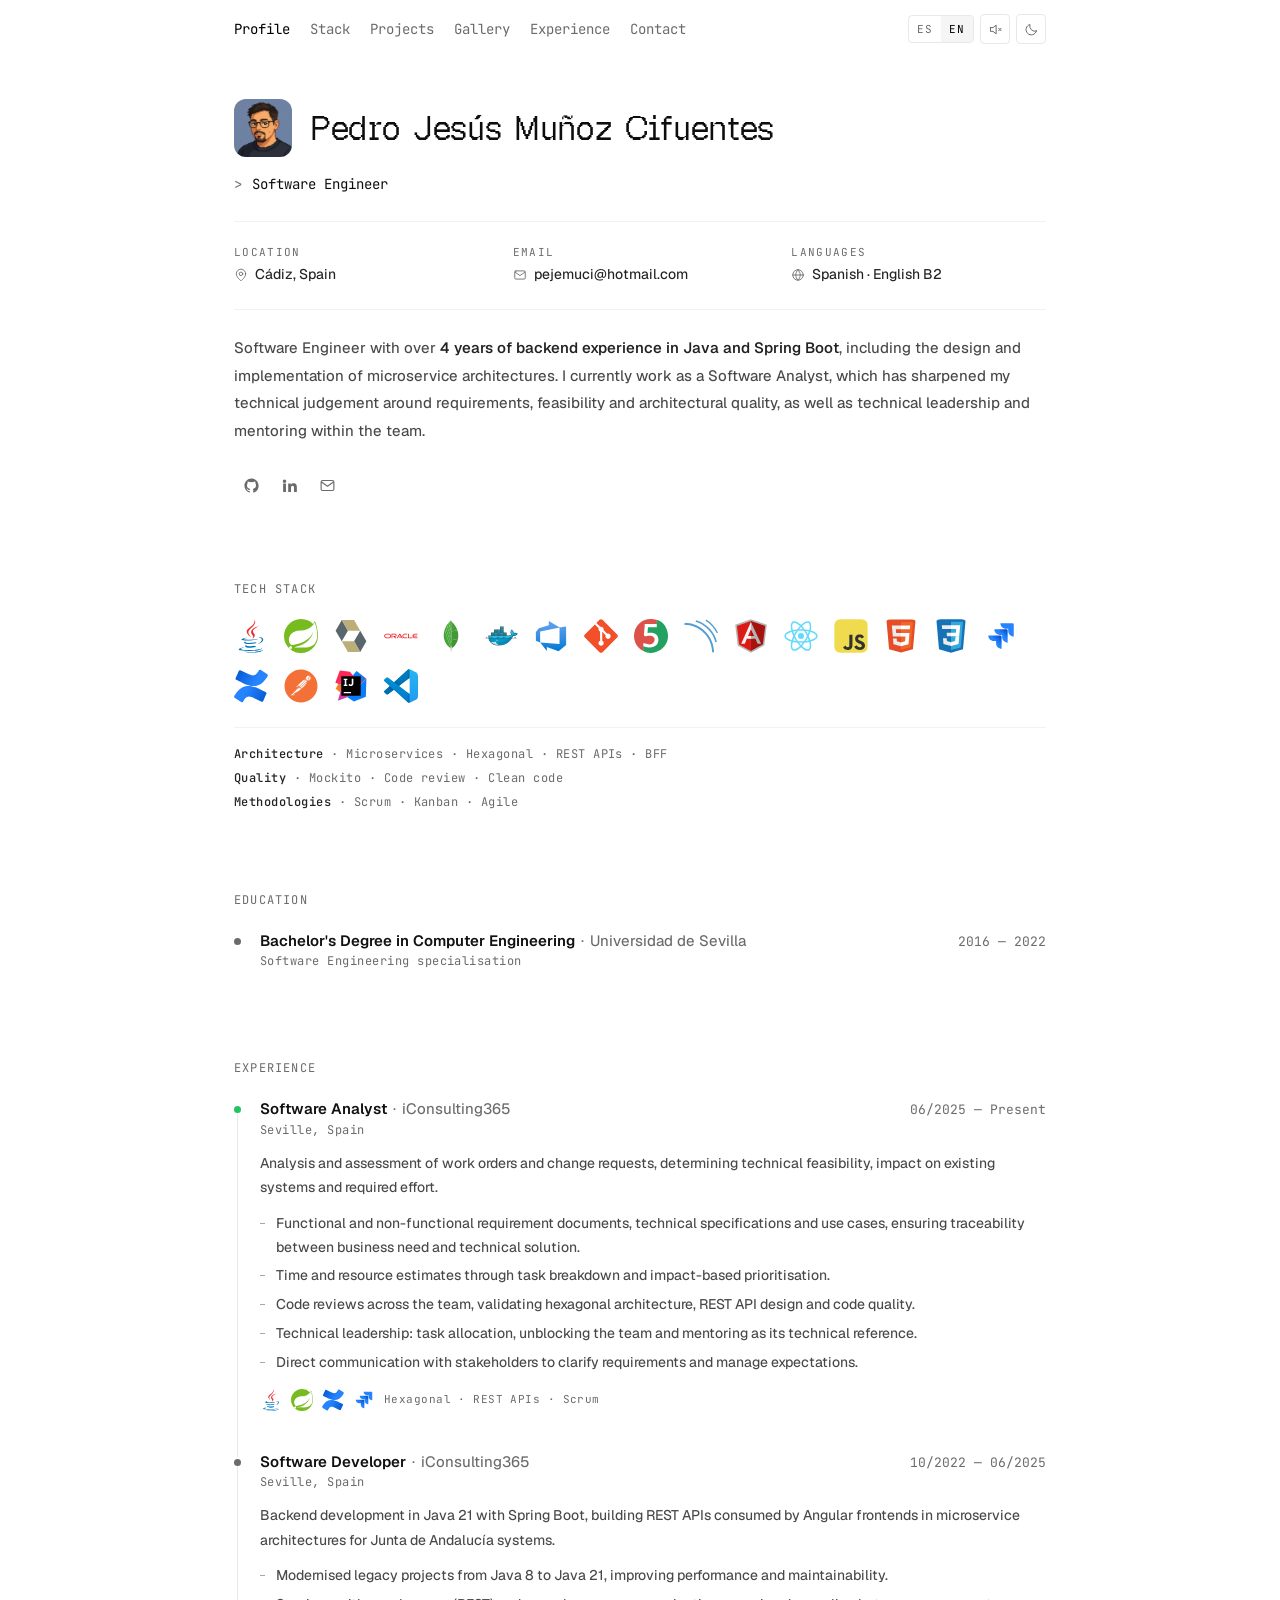
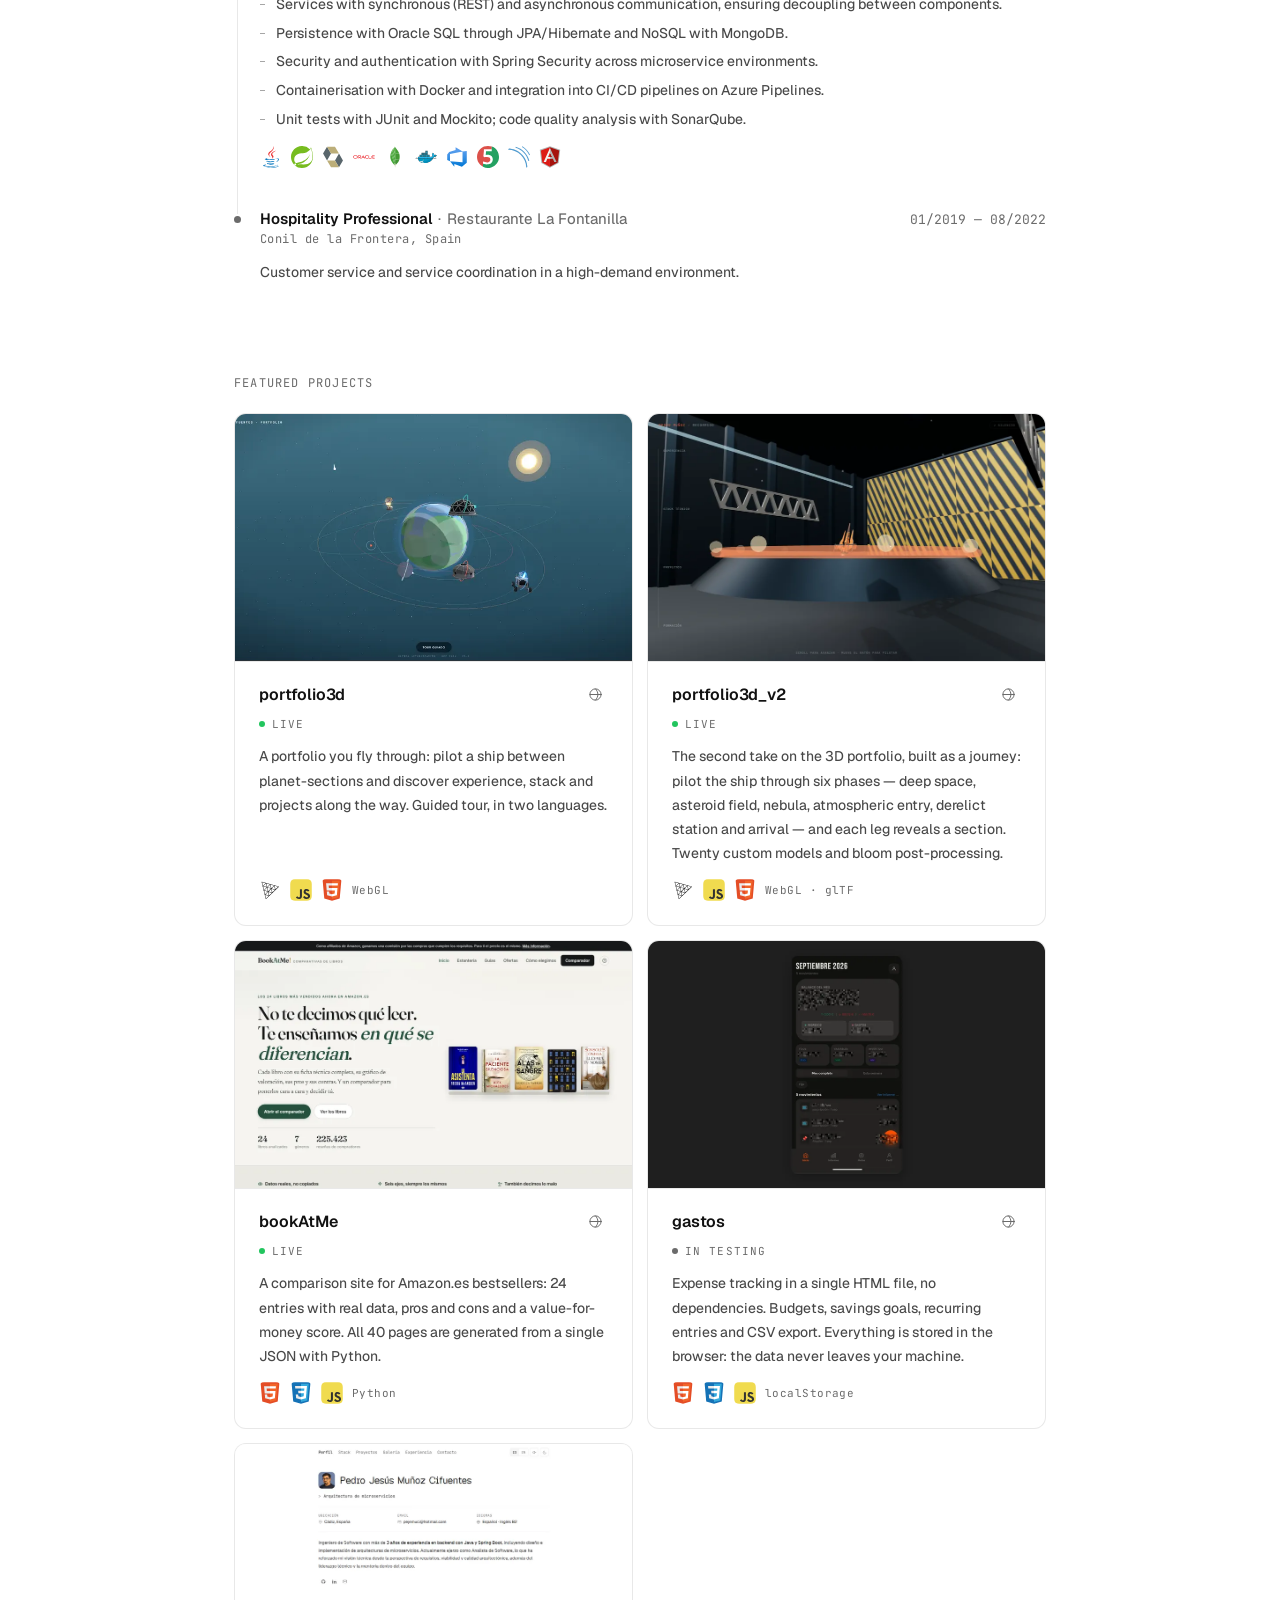
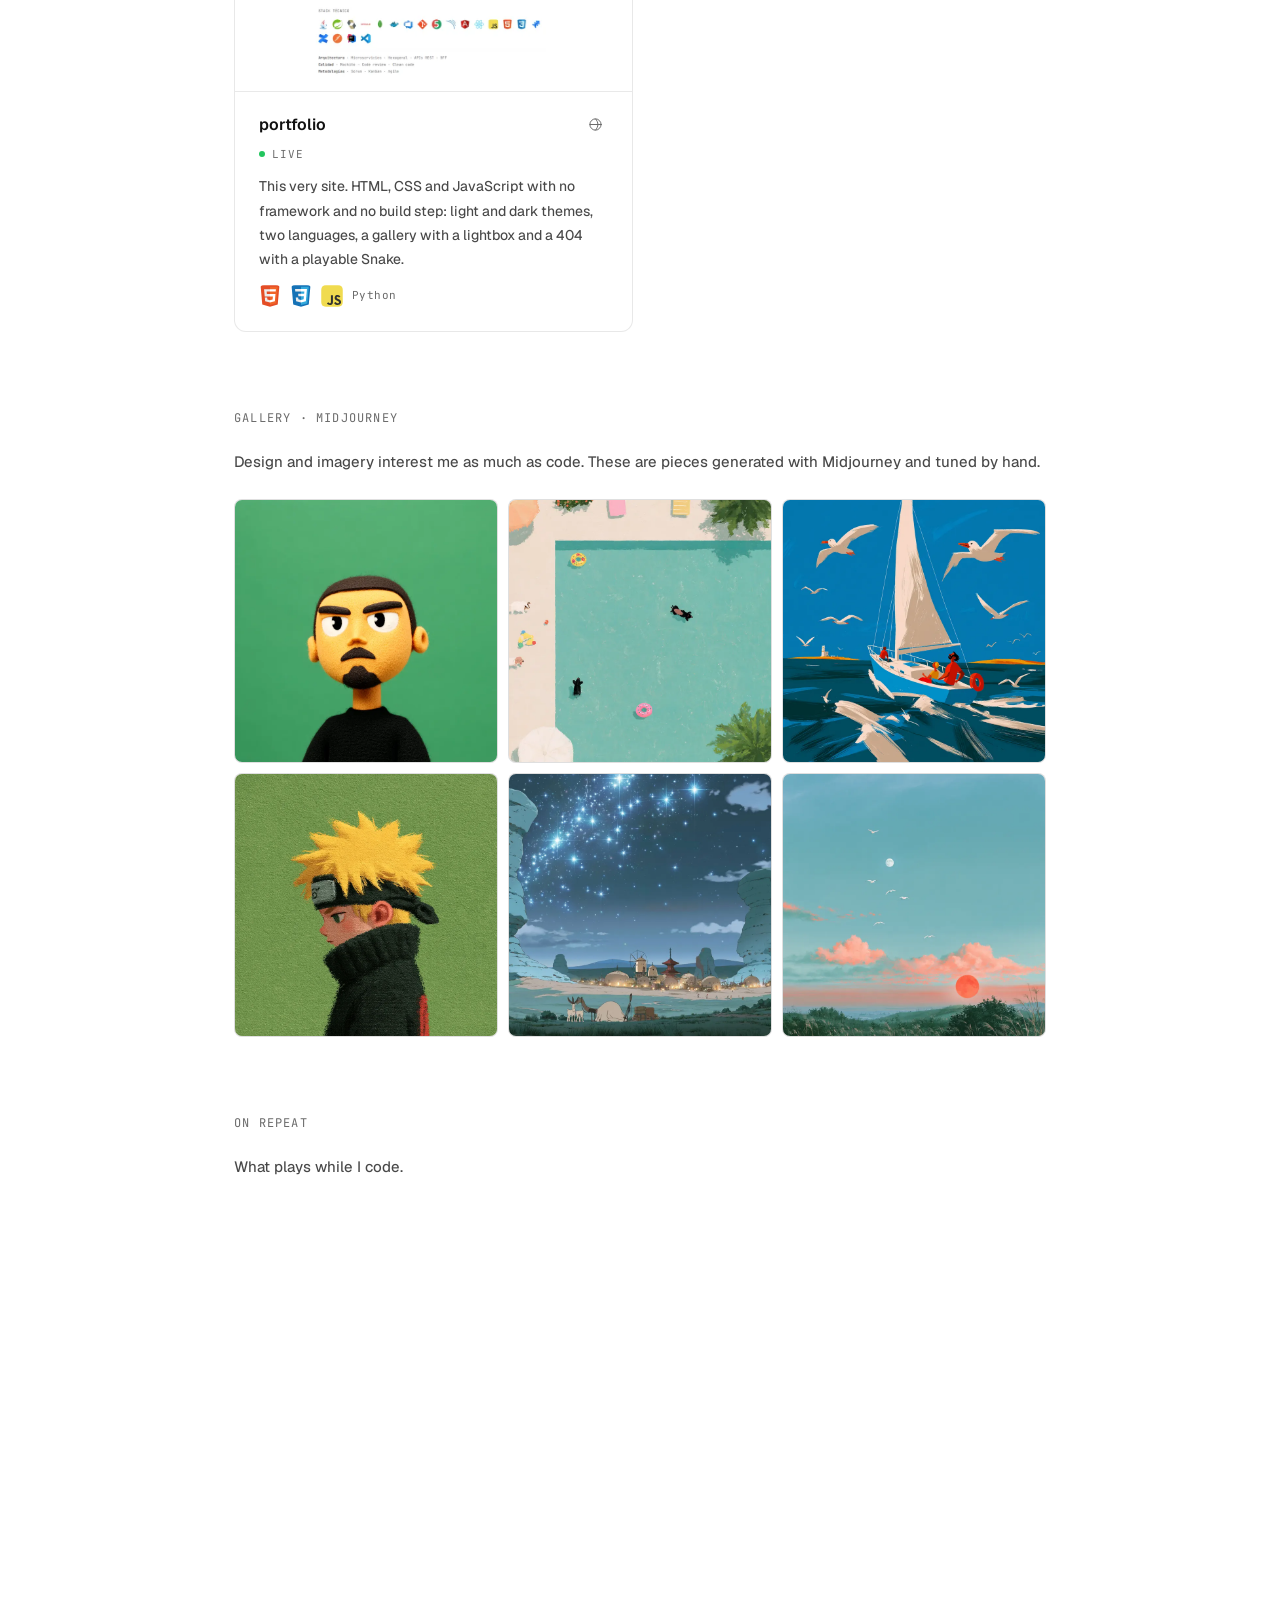
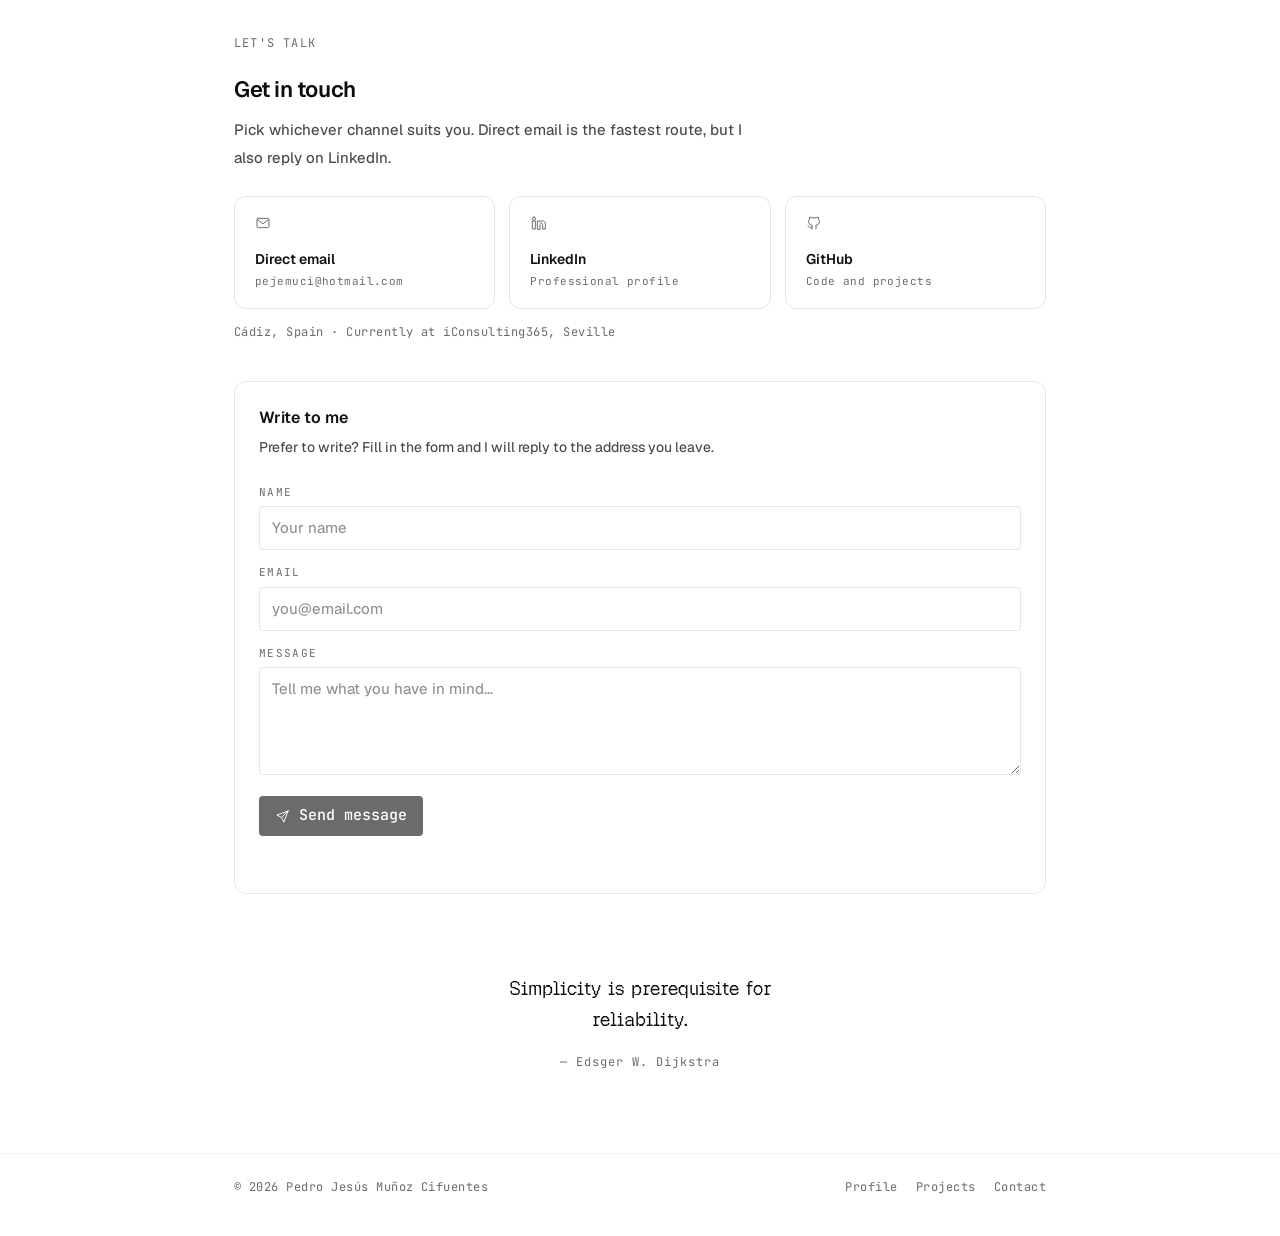
<file: index.html>
<!DOCTYPE html>
<html lang="es">

<head>
  <meta charset="UTF-8">
  <meta name="viewport" content="width=device-width, initial-scale=1.0">
  <title>Pedro Jesús Muñoz Cifuentes — Software Engineer</title>

  <meta name="description"
    content="Ingeniero de Software con 4 años de experiencia en backend con Java y Spring Boot, arquitecturas de microservicios y análisis técnico. Cádiz, España.">
  <meta name="author" content="Pedro Jesús Muñoz Cifuentes">
  <meta name="robots" content="index, follow">
  <meta name="theme-color" content="#ffffff">

  <!-- ── Redes sociales ──
       Al cambiar a dominio propio, sustituye https://pjmc.dev en las 4 líneas
       absolutas de abajo y en sitemap.xml y robots.txt. -->
  <link rel="canonical" href="https://pjmc.dev/">
  <meta property="og:type" content="profile">
  <meta property="og:site_name" content="Pedro Jesús Muñoz Cifuentes">
  <meta property="og:title" content="Pedro Jesús Muñoz Cifuentes — Software Engineer">
  <meta property="og:description"
    content="Backend con Java y Spring Boot, arquitecturas de microservicios y análisis técnico. Cádiz, España.">
  <meta property="og:locale" content="es_ES">
  <meta property="og:locale:alternate" content="en_GB">
  <meta property="og:url" content="https://pjmc.dev/">
  <meta property="og:image" content="https://pjmc.dev/images/og.jpg">
  <meta property="og:image:width" content="1200">
  <meta property="og:image:height" content="630">
  <meta property="og:image:alt" content="Pedro Jesús Muñoz Cifuentes, Software Engineer">

  <meta name="twitter:card" content="summary_large_image">
  <meta name="twitter:title" content="Pedro Jesús Muñoz Cifuentes — Software Engineer">
  <meta name="twitter:description"
    content="Backend con Java y Spring Boot, microservicios y análisis técnico.">
  <meta name="twitter:image" content="https://pjmc.dev/images/og.jpg">

  <link rel="icon" href="/favicon.ico" sizes="any">
  <link rel="icon" type="image/png" href="images/favicon-32.png" sizes="32x32">
  <link rel="apple-touch-icon" href="images/apple-touch-icon.png">

  <!-- El tema se fija antes del primer pintado para evitar el parpadeo blanco -->
  <script>
    (function () {
      try {
        var saved = localStorage.getItem('theme');
        var dark = saved ? saved === 'dark'
          : window.matchMedia('(prefers-color-scheme: dark)').matches;
        document.documentElement.setAttribute('data-theme', dark ? 'dark' : 'light');
      } catch (e) {
        document.documentElement.setAttribute('data-theme', 'light');
      }
    })();
  </script>

  <!-- Fuentes autoalojadas: sin peticiones a terceros y sin round-trip extra -->
  <link rel="preload" href="fonts/Geist-Variable.woff2" as="font" type="font/woff2" crossorigin>
  <link rel="preload" href="fonts/jetbrains-mono-400.woff2" as="font" type="font/woff2" crossorigin>
  <link rel="stylesheet" href="assets/styles.css?v=10">

  <script type="application/ld+json">
  {
    "@context": "https://schema.org",
    "@type": "Person",
    "name": "Pedro Jesús Muñoz Cifuentes",
    "jobTitle": "Software Engineer",
    "email": "pejemuci@hotmail.com",
    "address": { "@type": "PostalAddress", "addressLocality": "Cádiz", "addressCountry": "ES" },
    "alumniOf": { "@type": "CollegeOrUniversity", "name": "Universidad de Sevilla" },
    "worksFor": { "@type": "Organization", "name": "iConsulting365" },
    "image": "https://pjmc.dev/images/og.jpg",
    "url": "https://pjmc.dev/",
    "sameAs": [
      "https://github.com/pmc-dev466",
      "https://www.linkedin.com/in/pejemuci/"
    ],
    "nationality": "ES",
    "knowsLanguage": ["es", "en"],
    "knowsAbout": ["Java", "Spring Boot", "Microservicios", "Arquitectura hexagonal",
                   "APIs REST", "Docker", "Oracle SQL", "MongoDB", "Azure Pipelines", "Scrum"]
  }
  </script>
</head>

<body>

  <a href="#contenido" class="skip-link">Saltar al contenido</a>

  <div class="topbar" id="topbar">
    <div class="topbar-inner">
      <nav class="topnav" aria-label="Navegación principal">
        <a href="#perfil" data-i18n="nav.profile">Perfil</a>
        <a href="#stack" data-i18n="nav.stack">Stack</a>
        <a href="#proyectos" data-i18n="nav.projects">Proyectos</a>
        <a href="#galeria" data-i18n="nav.gallery">Galería</a>
        <a href="#experiencia" data-i18n="nav.experience">Experiencia</a>
        <a href="#contacto" data-i18n="nav.contact">Contacto</a>
      </nav>

      <div class="topbar-tools">
        <div class="lang-switch" role="group" aria-label="Idioma">
          <button type="button" data-lang="es" aria-pressed="true" data-i18n-title="a11y.langES">ES</button>
          <button type="button" data-lang="en" aria-pressed="false" data-i18n-title="a11y.langEN">EN</button>
        </div>
        <button type="button" class="icon-btn" id="sfx-btn" aria-pressed="false" data-i18n-title="a11y.sound" title="Sonido">
          <svg class="sfx-on" viewBox="0 0 24 24" stroke-linecap="round" stroke-linejoin="round" aria-hidden="true">
            <path d="M4 9v6h4l5 4V5L8 9H4Z" /><path d="M16.5 8.5a5 5 0 0 1 0 7" />
          </svg>
          <svg class="sfx-off" viewBox="0 0 24 24" stroke-linecap="round" stroke-linejoin="round" aria-hidden="true">
            <path d="M4 9v6h4l5 4V5L8 9H4Z" /><path d="m17 10 4 4M21 10l-4 4" />
          </svg>
        </button>
        <button type="button" class="icon-btn" id="theme-btn" data-i18n-title="a11y.theme" title="Cambiar tema">
          <svg class="moon" viewBox="0 0 24 24" stroke-linecap="round" stroke-linejoin="round" aria-hidden="true">
            <path d="M20 14.5A8.5 8.5 0 0 1 9.5 4a8.5 8.5 0 1 0 10.5 10.5Z" />
          </svg>
          <svg class="sun" viewBox="0 0 24 24" stroke-linecap="round" stroke-linejoin="round" aria-hidden="true">
            <circle cx="12" cy="12" r="4" />
            <path
              d="M12 2v2M12 20v2M4.9 4.9l1.4 1.4M17.7 17.7l1.4 1.4M2 12h2M20 12h2M4.9 19.1l1.4-1.4M17.7 6.3l1.4-1.4" />
          </svg>
        </button>
      </div>
    </div>
  </div>

  <main id="contenido">

    <!-- ═══ PERFIL ═════════════════════════════════════════════ -->
    <section class="profile" id="perfil">
      <div class="column">

        <div class="profile-head">
          <!-- Sustituye images/perfil.png por tu foto; si falta, sale el monograma -->
          <span class="avatar">
            <img src="images/avatar.webp" alt="Pedro Jesús Muñoz Cifuentes" id="avatar-img" hidden>
            <span class="fallback" id="avatar-fallback" aria-hidden="true">pj</span>
          </span>
          <h1 class="display">Pedro Jesús Muñoz&nbsp;Cifuentes</h1>
        </div>

        <div class="role-rotator">
          <span class="prefix">&gt;</span>
          <span class="slot" id="role-slot" aria-live="polite">Software Engineer</span>
        </div>

        <div class="meta-grid">
          <div>
            <div class="meta-label" data-i18n="meta.location">Ubicación</div>
            <div class="meta-value">
              <svg viewBox="0 0 24 24" stroke-linecap="round" stroke-linejoin="round" aria-hidden="true">
                <path d="M20 10c0 6-8 12-8 12s-8-6-8-12a8 8 0 0 1 16 0Z" />
                <circle cx="12" cy="10" r="3" />
              </svg>
              <span data-i18n="meta.location.value">Cádiz, España</span>
            </div>
          </div>
          <div>
            <div class="meta-label" data-i18n="meta.email">Email</div>
            <div class="meta-value">
              <svg viewBox="0 0 24 24" stroke-linecap="round" stroke-linejoin="round" aria-hidden="true">
                <rect x="3" y="5" width="18" height="14" rx="2" />
                <path d="m3.5 7 8.5 6 8.5-6" />
              </svg>
              <a href="mailto:pejemuci@hotmail.com">pejemuci@hotmail.com</a>
            </div>
          </div>
          <div>
            <div class="meta-label" data-i18n="meta.languages">Idiomas</div>
            <div class="meta-value">
              <svg viewBox="0 0 24 24" stroke-linecap="round" stroke-linejoin="round" aria-hidden="true">
                <circle cx="12" cy="12" r="9" />
                <path d="M3 12h18M12 3c2.5 2.7 3.8 5.8 3.8 9S14.5 18.3 12 21c-2.5-2.7-3.8-5.8-3.8-9S9.5 5.7 12 3Z" />
              </svg>
              <span data-i18n="meta.languages.value">Español · Inglés B2</span>
            </div>
          </div>
        </div>

        <p class="prose" data-i18n-html="bio.1"></p>

        <div class="socials">
          <a href="https://github.com/pmc-dev466" rel="noopener" target="_blank" aria-label="GitHub" title="GitHub">
            <svg viewBox="0 0 24 24" fill="currentColor" aria-hidden="true">
              <path
                d="M12 2C6.48 2 2 6.58 2 12.25c0 4.53 2.87 8.37 6.84 9.73.5.1.68-.22.68-.49l-.01-1.9c-2.78.62-3.37-1.2-3.37-1.2-.46-1.19-1.11-1.5-1.11-1.5-.91-.64.07-.62.07-.62 1 .07 1.53 1.06 1.53 1.06.89 1.57 2.34 1.12 2.91.85.09-.66.35-1.12.63-1.37-2.22-.26-4.56-1.14-4.56-5.07 0-1.12.39-2.03 1.03-2.75-.1-.26-.45-1.3.1-2.71 0 0 .84-.28 2.75 1.05a9.3 9.3 0 0 1 5.01 0c1.91-1.33 2.75-1.05 2.75-1.05.55 1.41.2 2.45.1 2.71.64.72 1.03 1.63 1.03 2.75 0 3.94-2.34 4.81-4.57 5.06.36.32.68.94.68 1.9l-.01 2.82c0 .27.18.6.69.49A10.06 10.06 0 0 0 22 12.25C22 6.58 17.52 2 12 2Z" />
            </svg>
          </a>
          <a href="https://www.linkedin.com/in/pejemuci/" rel="noopener" target="_blank" aria-label="LinkedIn" title="LinkedIn">
            <svg viewBox="0 0 24 24" fill="currentColor" aria-hidden="true">
              <path
                d="M4.98 3.5a2.5 2.5 0 1 1 0 5 2.5 2.5 0 0 1 0-5ZM3 9h4v12H3V9Zm7 0h3.8v1.65h.05c.53-.95 1.83-1.95 3.76-1.95 4.02 0 4.76 2.5 4.76 5.76V21h-4v-5.66c0-1.35-.03-3.09-1.96-3.09-1.96 0-2.26 1.47-2.26 2.99V21h-4V9Z" />
            </svg>
          </a>
          <a href="mailto:pejemuci@hotmail.com" aria-label="Email">
            <svg viewBox="0 0 24 24" fill="none" stroke="currentColor" stroke-width="1.6" stroke-linecap="round"
              stroke-linejoin="round" aria-hidden="true">
              <rect x="3" y="5" width="18" height="14" rx="2" />
              <path d="m3.5 7 8.5 6 8.5-6" />
            </svg>
          </a>
        </div>

      </div>
    </section>

    <!-- ═══ STACK ══════════════════════════════════════════════ -->
    <section id="stack">
      <div class="column">
        <h2 class="section-label" data-i18n="label.stack">Stack técnico</h2>

        <div class="tech-grid">
          <img src="icons/java.svg" alt="Java" title="Java 21 / Java 8" loading="lazy">
          <img src="icons/spring.svg" alt="Spring" title="Spring Boot · MVC · Security · Data" loading="lazy">
          <img src="icons/hibernate.svg" alt="Hibernate" title="JPA / Hibernate" loading="lazy">
          <img src="icons/oracle.svg" alt="Oracle" title="Oracle SQL" loading="lazy">
          <img src="icons/mongodb.svg" alt="MongoDB" title="MongoDB" loading="lazy">
          <img src="icons/docker.svg" alt="Docker" title="Docker" loading="lazy">
          <img src="icons/azuredevops.svg" alt="Azure DevOps" title="Azure Pipelines · Azure Boards" loading="lazy">
          <img src="icons/git.svg" alt="Git" title="Git" loading="lazy">
          <img src="icons/junit.svg" alt="JUnit" title="JUnit" loading="lazy">
          <img src="icons/sonarqube.svg" alt="SonarQube" title="SonarQube" loading="lazy">
          <img src="icons/angular.svg" alt="Angular" title="Angular" loading="lazy">
          <img src="icons/react.svg" alt="React" title="React" loading="lazy">
          <img src="icons/javascript.svg" alt="JavaScript" title="JavaScript" loading="lazy">
          <img src="icons/html5.svg" alt="HTML5" title="HTML5" loading="lazy">
          <img src="icons/css3.svg" alt="CSS3" title="CSS3" loading="lazy">
          <img src="icons/jira.svg" alt="Jira" title="Jira" loading="lazy">
          <img src="icons/confluence.svg" alt="Confluence" title="Confluence" loading="lazy">
          <img src="icons/postman.svg" alt="Postman" title="Postman" loading="lazy">
          <img src="icons/intellij.svg" alt="IntelliJ IDEA" title="IntelliJ IDEA" loading="lazy">
          <img src="icons/vscode.svg" alt="VS Code" title="Visual Studio Code" loading="lazy">
        </div>

        <p class="concepts" data-i18n-html="concepts"></p>
      </div>
    </section>

        <!-- ═══ EDUCACIÓN ══════════════════════════════════════════ -->
    <section id="educacion">
      <div class="column">
        <h2 class="section-label" data-i18n="label.education">Educación</h2>
        <article class="entry">
          <div class="entry-head">
            <div class="entry-role"><span data-i18n="edu.role">Grado en Ingeniería Informática</span><span
                class="sep">·</span><span class="company">Universidad de Sevilla</span></div>
            <div class="entry-dates" data-i18n="edu.dates">2016 — 2022</div>
          </div>
          <div class="entry-place" data-i18n="edu.place">Mención en Ingeniería del Software</div>
        </article>
      </div>
    </section>

    <!-- ═══ EXPERIENCIA ════════════════════════════════════════ -->
    <section id="experiencia">
      <div class="column">
        <h2 class="section-label" data-i18n="label.experience">Experiencia</h2>

        <article class="entry current">
          <div class="entry-head">
            <div class="entry-role"><span data-i18n="exp.1.role">Analista de Software</span><span
                class="sep">·</span><span class="company">iConsulting365</span></div>
            <div class="entry-dates" data-i18n="exp.1.dates">06/2025 — Actual</div>
          </div>
          <div class="entry-place" data-i18n="exp.1.place">Sevilla, España</div>
          <p data-i18n="exp.1.p"></p>
          <ul>
            <li data-i18n="exp.1.li1"></li>
            <li data-i18n="exp.1.li2"></li>
            <li data-i18n="exp.1.li3"></li>
            <li data-i18n="exp.1.li4"></li>
            <li data-i18n="exp.1.li5"></li>
          </ul>
          <div class="tech-row">
            <img src="icons/java.svg" alt="Java" title="Java" loading="lazy">
            <img src="icons/spring.svg" alt="Spring" title="Spring" loading="lazy">
            <img src="icons/confluence.svg" alt="Confluence" title="Confluence" loading="lazy">
            <img src="icons/jira.svg" alt="Jira" title="Jira" loading="lazy">
            <span class="plain" data-i18n="exp.1.plain">Hexagonal · APIs REST · Scrum</span>
          </div>
        </article>

        <article class="entry">
          <div class="entry-head">
            <div class="entry-role"><span data-i18n="exp.2.role">Desarrollador de Software</span><span
                class="sep">·</span><span class="company">iConsulting365</span></div>
            <div class="entry-dates" data-i18n="exp.2.dates">10/2022 — 06/2025</div>
          </div>
          <div class="entry-place" data-i18n="exp.2.place">Sevilla, España</div>
          <p data-i18n="exp.2.p"></p>
          <ul>
            <li data-i18n="exp.2.li1"></li>
            <li data-i18n="exp.2.li2"></li>
            <li data-i18n="exp.2.li3"></li>
            <li data-i18n="exp.2.li4"></li>
            <li data-i18n="exp.2.li5"></li>
            <li data-i18n="exp.2.li6"></li>
          </ul>
          <div class="tech-row">
            <img src="icons/java.svg" alt="Java" title="Java 21" loading="lazy">
            <img src="icons/spring.svg" alt="Spring Boot" title="Spring Boot" loading="lazy">
            <img src="icons/hibernate.svg" alt="Hibernate" title="JPA / Hibernate" loading="lazy">
            <img src="icons/oracle.svg" alt="Oracle" title="Oracle SQL" loading="lazy">
            <img src="icons/mongodb.svg" alt="MongoDB" title="MongoDB" loading="lazy">
            <img src="icons/docker.svg" alt="Docker" title="Docker" loading="lazy">
            <img src="icons/azuredevops.svg" alt="Azure Pipelines" title="Azure Pipelines" loading="lazy">
            <img src="icons/junit.svg" alt="JUnit" title="JUnit" loading="lazy">
            <img src="icons/sonarqube.svg" alt="SonarQube" title="SonarQube" loading="lazy">
            <img src="icons/angular.svg" alt="Angular" title="Angular" loading="lazy">
          </div>
        </article>

        <article class="entry">
          <div class="entry-head">
            <div class="entry-role"><span data-i18n="exp.3.role">Profesional de Hostelería</span><span
                class="sep">·</span><span class="company">Restaurante La Fontanilla</span></div>
            <div class="entry-dates" data-i18n="exp.3.dates">01/2019 — 08/2022</div>
          </div>
          <div class="entry-place" data-i18n="exp.3.place">Conil de la Frontera, España</div>
          <p data-i18n="exp.3.p"></p>
        </article>
      </div>
    </section>

    <!-- ═══ PROYECTOS ══════════════════════════════════════════ -->
    <section id="proyectos">
      <div class="column">
        <h2 class="section-label" data-i18n="label.projects">Proyectos destacados</h2>

        <div class="cards">

          <article class="card">
            <div class="card-media">
              <img src="images/proyectos/web/portfolio3d.webp" width="900" height="430" alt="Portfolio 3D: recorrido en nave entre planetas" loading="lazy" decoding="async">
            </div>
            <div class="card-body">
              <div class="card-title-row">
                <h3>portfolio3d</h3>
                <div class="card-links">
                  <a href="https://3d.pjmc.dev/" rel="noopener" target="_blank" aria-label="Abrir portfolio3d" title="https://3d.pjmc.dev/">
                    <svg viewBox="0 0 24 24" fill="none" stroke="currentColor" stroke-width="1.6" stroke-linecap="round"><circle cx="12" cy="12" r="9" /><path d="M3 12h18M12 3c2.5 2.7 3.8 5.8 3.8 9S14.5 18.3 12 21" /></svg>
                  </a>
                </div>
              </div>
              <div class="card-status live"><span class="dot"></span><span data-i18n="status.production"></span></div>
              <p data-i18n="proj.portfolio3d.desc"></p>
              <div class="tech-row">
                <img src="icons/threejs.svg" alt="threejs" title="threejs" loading="lazy">
                <img src="icons/javascript.svg" alt="javascript" title="javascript" loading="lazy">
                <img src="icons/html5.svg" alt="html5" title="html5" loading="lazy">
                <span class="plain">WebGL</span>
              </div>
            </div>
          </article>

          <article class="card">
            <div class="card-media">
              <img src="images/proyectos/web/portfolio3d_v2.webp" width="900" height="563" alt="Portfolio 3D v2: la nave en el hangar antes del despegue" loading="lazy" decoding="async">
            </div>
            <div class="card-body">
              <div class="card-title-row">
                <h3>portfolio3d_v2</h3>
                <div class="card-links">
                  <a href="https://mundo.pjmc.dev/" rel="noopener" target="_blank" aria-label="Abrir portfolio3d_v2" title="https://mundo.pjmc.dev/">
                    <svg viewBox="0 0 24 24" fill="none" stroke="currentColor" stroke-width="1.6" stroke-linecap="round"><circle cx="12" cy="12" r="9" /><path d="M3 12h18M12 3c2.5 2.7 3.8 5.8 3.8 9S14.5 18.3 12 21" /></svg>
                  </a>
                </div>
              </div>
              <div class="card-status live"><span class="dot"></span><span data-i18n="status.production"></span></div>
              <p data-i18n="proj.portfolio3dv2.desc"></p>
              <div class="tech-row">
                <img src="icons/threejs.svg" alt="threejs" title="Three.js" loading="lazy">
                <img src="icons/javascript.svg" alt="javascript" title="JavaScript" loading="lazy">
                <img src="icons/html5.svg" alt="html5" title="HTML5" loading="lazy">
                <span class="plain">WebGL · glTF</span>
              </div>
            </div>
          </article>

          <article class="card">
            <div class="card-media">
              <img src="images/proyectos/web/bookatme.webp" width="900" height="563" alt="BookAtMe: comparador de libros" loading="lazy" decoding="async">
            </div>
            <div class="card-body">
              <div class="card-title-row">
                <h3>bookAtMe</h3>
                <div class="card-links">
                  <a href="https://libros.pjmc.dev/" rel="noopener" target="_blank" aria-label="Abrir bookAtMe" title="https://libros.pjmc.dev/">
                    <svg viewBox="0 0 24 24" fill="none" stroke="currentColor" stroke-width="1.6" stroke-linecap="round"><circle cx="12" cy="12" r="9" /><path d="M3 12h18M12 3c2.5 2.7 3.8 5.8 3.8 9S14.5 18.3 12 21" /></svg>
                  </a>
                </div>
              </div>
              <div class="card-status live"><span class="dot"></span><span data-i18n="status.production"></span></div>
              <p data-i18n="proj.bookatme.desc"></p>
              <div class="tech-row">
                <img src="icons/html5.svg" alt="html5" title="html5" loading="lazy">
                <img src="icons/css3.svg" alt="css3" title="css3" loading="lazy">
                <img src="icons/javascript.svg" alt="javascript" title="javascript" loading="lazy">
                <span class="plain">Python</span>
              </div>
            </div>
          </article>

          <article class="card">
            <div class="card-media">
              <img src="images/proyectos/web/gastos.webp" width="900" height="563" alt="Mis Gastos: control de gastos" loading="lazy" decoding="async">
            </div>
            <div class="card-body">
              <div class="card-title-row">
                <h3>gastos</h3>
                <div class="card-links">
                  <a href="https://pmc-dev466.github.io/gastos/" rel="noopener" target="_blank" aria-label="Abrir gastos" title="https://pmc-dev466.github.io/gastos/">
                    <svg viewBox="0 0 24 24" fill="none" stroke="currentColor" stroke-width="1.6" stroke-linecap="round"><circle cx="12" cy="12" r="9" /><path d="M3 12h18M12 3c2.5 2.7 3.8 5.8 3.8 9S14.5 18.3 12 21" /></svg>
                  </a>
                </div>
              </div>
              <div class="card-status"><span class="dot"></span><span data-i18n="status.testing"></span></div>
              <p data-i18n="proj.gastos.desc"></p>
              <div class="tech-row">
                <img src="icons/html5.svg" alt="html5" title="html5" loading="lazy">
                <img src="icons/css3.svg" alt="css3" title="css3" loading="lazy">
                <img src="icons/javascript.svg" alt="javascript" title="javascript" loading="lazy">
                <span class="plain">localStorage</span>
              </div>
            </div>
          </article>

          <article class="card">
            <div class="card-media">
              <img src="images/proyectos/web/portfolio.webp" width="900" height="563" alt="Portfolio personal" loading="lazy" decoding="async">
            </div>
            <div class="card-body">
              <div class="card-title-row">
                <h3>portfolio</h3>
                <div class="card-links">
                  <a href="https://pjmc.dev/" rel="noopener" target="_blank" aria-label="Abrir portfolio" title="https://pjmc.dev/">
                    <svg viewBox="0 0 24 24" fill="none" stroke="currentColor" stroke-width="1.6" stroke-linecap="round"><circle cx="12" cy="12" r="9" /><path d="M3 12h18M12 3c2.5 2.7 3.8 5.8 3.8 9S14.5 18.3 12 21" /></svg>
                  </a>
                </div>
              </div>
              <div class="card-status live"><span class="dot"></span><span data-i18n="status.production"></span></div>
              <p data-i18n="proj.portfolio.desc"></p>
              <div class="tech-row">
                <img src="icons/html5.svg" alt="html5" title="html5" loading="lazy">
                <img src="icons/css3.svg" alt="css3" title="css3" loading="lazy">
                <img src="icons/javascript.svg" alt="javascript" title="javascript" loading="lazy">
                <span class="plain">Python</span>
              </div>
            </div>
          </article>

        </div>
      </div>
    </section>

    <!-- ═══ GALERÍA · MIDJOURNEY ═══════════════════════════════ -->
    <section id="galeria">
      <div class="column">
        <h2 class="section-label" data-i18n="label.gallery">Galería · Midjourney</h2>
        <p class="prose" style="margin-bottom: var(--sp-md);" data-i18n="gallery.lead"></p>

        <div class="gallery" id="gallery"></div>
        <p class="gallery-hint" id="gallery-hint"></p>
      </div>
    </section>

    <!-- ═══ MÚSICA ═════════════════════════════════════════════ -->
    <section id="musica">
      <div class="column">
        <h2 class="section-label" data-i18n="label.music">En bucle</h2>
        <p class="prose" style="margin-bottom: var(--sp-md);" data-i18n="music.lead"></p>

        <div class="music-grid">

          <!-- PLAYLIST 1 ─────────────────────────────────────────────
               Para cambiarla: en Spotify, Compartir -> Insertar playlist,
               copias el iframe y sustituyes este bloque entero. -->
          <iframe src="https://open.spotify.com/embed/playlist/5l9xLTLeAGlrDMTBtbjDfg?utm_source=generator" width="100%"
            height="352" frameborder="0" loading="lazy" allowfullscreen
            allow="autoplay; clipboard-write; encrypted-media; fullscreen; picture-in-picture"
            title="Playlist en Spotify"></iframe>

          <!-- PLAYLIST 2 ─────────────────────────────────────────────
               Sustituye este div por otro iframe igual que el de arriba. -->
          <iframe data-testid="embed-iframe" style="border-radius:12px"
            src="https://open.spotify.com/embed/playlist/5xJjjDX0oIvMQpyoOrngAy?utm_source=generator&theme=0&si=14a3c5f7b57840a3"
            width="100%" height="352" frameBorder="0" allowfullscreen=""
            allow="autoplay; clipboard-write; encrypted-media; fullscreen; picture-in-picture" loading="lazy"></iframe>

        </div>
      </div>
    </section>

    <!-- ═══ CONTACTO ═══════════════════════════════════════════ -->
    <section id="contacto">
      <div class="column">
        <h2 class="section-label" data-i18n="label.contact">Hablemos</h2>

        <h3 class="contact-title" data-i18n="contact.title">Ponte en contacto</h3>
        <p class="prose contact-lead" data-i18n="contact.lead"></p>

        <div class="contact-list">
          <a class="contact-card" href="mailto:pejemuci@hotmail.com">
            <svg viewBox="0 0 24 24" stroke-linecap="round" stroke-linejoin="round" aria-hidden="true">
              <rect x="3" y="5" width="18" height="14" rx="2" />
              <path d="m3.5 7 8.5 6 8.5-6" />
            </svg>
            <div class="title" data-i18n="contact.email.title">Correo directo</div>
            <div class="sub" data-i18n="contact.email.sub">pejemuci@hotmail.com</div>
          </a>

          <a class="contact-card" href="https://www.linkedin.com/in/pejemuci/" rel="noopener" target="_blank">
            <svg viewBox="0 0 24 24" stroke-linecap="round" stroke-linejoin="round" aria-hidden="true">
              <path
                d="M4 9h4v12H4zM6 3.2a2.4 2.4 0 1 1 0 4.8 2.4 2.4 0 0 1 0-4.8ZM11 21V9h3.8v1.7c.6-1 1.9-2 3.7-2 3.4 0 4.5 2.2 4.5 5.4V21h-4v-5.6c0-1.4-.3-2.9-2-2.9s-2 1.4-2 2.8V21Z" />
            </svg>
            <div class="title" data-i18n="contact.linkedin.title">LinkedIn</div>
            <div class="sub" data-i18n="contact.linkedin.sub">Perfil profesional</div>
          </a>

          <a class="contact-card" href="https://github.com/pmc-dev466" rel="noopener" target="_blank">
            <svg viewBox="0 0 24 24" stroke-linecap="round" stroke-linejoin="round" aria-hidden="true">
              <path d="M9 19c-4.3 1.3-4.3-2.2-6-2.6m12 4.6v-3.5c0-1 .1-1.4-.5-2 2.8-.3 5.5-1.4 5.5-6a4.6 4.6 0 0 0-1.3-3.2 4.3 4.3 0 0 0-.1-3.2s-1.1-.3-3.5 1.3a12 12 0 0 0-6.2 0C6.5 2.8 5.4 3.1 5.4 3.1a4.3 4.3 0 0 0-.1 3.2A4.6 4.6 0 0 0 4 9.5c0 4.6 2.7 5.7 5.5 6-.6.6-.6 1.2-.5 2V21" />
            </svg>
            <div class="title" data-i18n="contact.github.title">GitHub</div>
            <div class="sub" data-i18n="contact.github.sub">Código y proyectos</div>
          </a>
        </div>

        <p class="contact-note" data-i18n="contact.note"></p>

        <div class="form-panel">
          <h3 data-i18n="form.title">Escríbeme</h3>
          <p class="hint" data-i18n="form.hint"></p>

          <form id="contact-form" novalidate>
            <div class="field">
              <label for="cf-name" data-i18n="form.name">Nombre</label>
              <input type="text" id="cf-name" name="name" autocomplete="name" data-i18n-ph="form.name.ph" required>
            </div>
            <div class="field">
              <label for="cf-email" data-i18n="form.email">Email</label>
              <input type="email" id="cf-email" name="email" autocomplete="email" data-i18n-ph="form.email.ph" required>
            </div>
            <div class="field">
              <label for="cf-message" data-i18n="form.message">Mensaje</label>
              <textarea id="cf-message" name="message" data-i18n-ph="form.message.ph" required></textarea>
            </div>

            <!-- Trampa antispam: si se rellena, no se envía -->
            <input type="text" name="botcheck" tabindex="-1" autocomplete="off" class="sr-only" aria-hidden="true">

            <button class="btn" type="submit" id="cf-submit">
              <svg viewBox="0 0 24 24" stroke-linecap="round" stroke-linejoin="round" aria-hidden="true">
                <path d="M21 3 10.5 13.5M21 3l-6.8 18-3.7-7.5L3 9.8 21 3Z" />
              </svg>
              <span data-i18n="form.submit">Enviar mensaje</span>
            </button>

            <p class="form-status" id="cf-status" role="status" aria-live="polite"></p>
          </form>
        </div>
      </div>
    </section>

    <!-- ═══ CIERRE ═════════════════════════════════════════════ -->
    <section class="closing">
      <div class="column">
        <blockquote data-i18n="quote"></blockquote>
        <cite data-i18n="quote.author"></cite>
        <p class="visitor" id="visitor"></p>
      </div>
    </section>

  </main>

  <footer>
    <div class="footer-inner">
      <span data-i18n="footer.rights">© 2026 Pedro Jesús Muñoz Cifuentes</span>
      <div class="footer-links">
        <a href="#perfil" data-i18n="nav.profile">Perfil</a>
        <a href="#proyectos" data-i18n="nav.projects">Proyectos</a>
        <a href="#contacto" data-i18n="nav.contact">Contacto</a>
      </div>
    </div>
  </footer>

  <!-- ═══ VISOR DE GALERÍA ═════════════════════════════════════ -->
  <div class="lightbox" id="lightbox" role="dialog" aria-modal="true" aria-label="Galería">
    <button type="button" class="lightbox-btn lightbox-close" id="lb-close" aria-label="Cerrar">
      <svg viewBox="0 0 24 24" stroke-linecap="round" aria-hidden="true">
        <path d="M6 6l12 12M18 6L6 18" />
      </svg>
    </button>
    <button type="button" class="lightbox-btn lightbox-prev" id="lb-prev" aria-label="Anterior">
      <svg viewBox="0 0 24 24" stroke-linecap="round" stroke-linejoin="round" aria-hidden="true">
        <path d="M15 5l-7 7 7 7" />
      </svg>
    </button>
    <img id="lb-img" alt="">
    <button type="button" class="lightbox-btn lightbox-next" id="lb-next" aria-label="Siguiente">
      <svg viewBox="0 0 24 24" stroke-linecap="round" stroke-linejoin="round" aria-hidden="true">
        <path d="M9 5l7 7-7 7" />
      </svg>
    </button>
    <p class="lightbox-caption" id="lb-caption"></p>
  </div>

  <script src="assets/sfx.js?v=10"></script>
  <script src="assets/gallery.js?v=10"></script>
  <script src="assets/i18n.js?v=10"></script>
  <script src="assets/app.js?v=10"></script>

</body>

</html>
</file>
<file: assets/styles.css>
/* ═══════════════════════════════════════════════════════════════
   FUENTES — autoalojadas
   Geist Variable da acceso al peso 450, el que usa la referencia
   para el cuerpo de texto.
   ═══════════════════════════════════════════════════════════════ */
@font-face {
  font-family: 'Geist';
  src: url('../fonts/Geist-Variable.woff2') format('woff2-variations');
  font-weight: 100 900;
  font-style: normal;
  font-display: swap;
}

@font-face {
  font-family: 'JetBrains Mono';
  src: url('../fonts/jetbrains-mono-400.woff2') format('woff2');
  font-weight: 400;
  font-style: normal;
  font-display: swap;
}

@font-face {
  font-family: 'JetBrains Mono';
  src: url('../fonts/jetbrains-mono-500.woff2') format('woff2');
  font-weight: 500;
  font-style: normal;
  font-display: swap;
}

@font-face {
  font-family: 'Geist Pixel';
  src: url('../fonts/GeistPixel-Square.woff2') format('woff2');
  font-weight: 400;
  font-style: normal;
  font-display: swap;
}

/* ═══════════════════════════════════════════════════════════════
   TOKENS — Siddz Mono Minimal, calibrado contra la web real
   ═══════════════════════════════════════════════════════════════ */
:root {
  --primary: #000000;
  --ink: #0d0d0d;
  --body: #484848;
  --secondary: #6b6b6b;
  --tertiary: #222222;
  --neutral: #ffffff;
  --surface: #ffffff;
  --surface-2: #fcfcfc;
  --on-surface: #111111;
  --muted-surface: #f5f5f5;
  --border: rgba(0, 0, 0, 0.09);
  --border-soft: rgba(0, 0, 0, 0.05);
  --border-hover: rgba(0, 0, 0, 0.2);
  --success: #22c55e;
  --icon-tile: transparent;
  --icon-tile-pad: 0px;

  --font-sans: 'Geist', ui-sans-serif, system-ui, -apple-system, 'Segoe UI', Roboto, sans-serif;
  --font-mono: 'JetBrains Mono', ui-monospace, SFMono-Regular, Menlo, Consolas, monospace;
  /* Cambia a var(--font-sans) si prefieres el nombre sin pixel */
  --font-display: 'Geist Pixel', 'Geist', ui-sans-serif, system-ui, sans-serif;

  --sp-xs: 6px;
  --sp-sm: 14px;
  --sp-md: 24px;
  --sp-lg: 40px;
  --sp-xl: 80px;

  --r-sm: 4px;
  --r-md: 8px;
  --r-lg: 12px;
  --r-full: 9999px;

  --column: 860px;
  --gutter: 24px;

  color-scheme: light;
}

/* ── Modo oscuro ──
   Solo se invierte la escala de grises: la jerarquía, los radios y
   el espaciado no cambian. */
:root[data-theme='dark'] {
  --primary: #ffffff;
  --ink: #f4f4f4;
  --body: #a9a9a9;
  --secondary: #8b8b8b;
  --tertiary: #d8d8d8;
  --neutral: #0b0b0b;
  --surface: #0b0b0b;
  --surface-2: #131313;
  --on-surface: #ededed;
  --muted-surface: #191919;
  --border: rgba(255, 255, 255, 0.12);
  --border-soft: rgba(255, 255, 255, 0.07);
  --border-hover: rgba(255, 255, 255, 0.28);
  /* Los logos de marca son oscuros por diseño: sobre negro necesitan base */
  --icon-tile: #f1f1f1;
  --icon-tile-pad: 4px;

  color-scheme: dark;
}

/* ═══════════════════════════════════════════════════════════════
   RESET & BASE
   La base es monoespaciada: el texto pequeño de interfaz hereda el
   tono técnico y Geist se aplica solo donde se lee de verdad.
   ═══════════════════════════════════════════════════════════════ */
*, *::before, *::after { box-sizing: border-box; margin: 0; padding: 0; }

html { scroll-behavior: smooth; scroll-padding-top: 80px; }

body {
  background: var(--surface);
  color: var(--on-surface);
  font-family: var(--font-mono);
  font-size: 16px;
  font-weight: 400;
  line-height: 1.5;
  -webkit-font-smoothing: antialiased;
  text-rendering: optimizeLegibility;
  transition: background 0.25s ease, color 0.25s ease;
}

img { max-width: 100%; height: auto; display: block; }
a { color: inherit; text-decoration: none; }
ul { list-style: none; }

input, textarea, button, select { font: inherit; color: inherit; }
button { background: none; border: none; cursor: pointer; }

::selection { background: var(--primary); color: var(--neutral); }

:focus-visible { outline: 2px solid var(--primary); outline-offset: 3px; border-radius: var(--r-sm); }

.sr-only {
  position: absolute; width: 1px; height: 1px; padding: 0; margin: -1px;
  overflow: hidden; clip: rect(0, 0, 0, 0); white-space: nowrap; border: 0;
}

.skip-link {
  position: fixed; top: -60px; left: 24px; z-index: 60;
  background: var(--primary); color: var(--neutral);
  font-family: var(--font-mono); font-size: 13px;
  padding: 8px 16px; border-radius: var(--r-sm);
  transition: top 0.2s ease;
}
.skip-link:focus { top: 16px; }

.column { max-width: var(--column); margin: 0 auto; padding: 0 var(--gutter); }

/* ═══════════════════════════════════════════════════════════════
   TIPOGRAFÍA
   ═══════════════════════════════════════════════════════════════ */
h1, h2, h3, h4 { font-family: var(--font-sans); font-weight: 600; color: var(--ink); }

.display {
  font-family: var(--font-display);
  font-size: clamp(26px, 5.2vw, 34px);
  font-weight: 400;
  line-height: 1.2;
  letter-spacing: -0.01em;
  color: var(--ink);
}

.section-label {
  font-family: var(--font-mono);
  font-size: 12px; font-weight: 400; line-height: 1;
  letter-spacing: 0.1em; text-transform: uppercase;
  color: var(--secondary);
  margin-bottom: var(--sp-md);
}

/* Cuerpo: Geist a 450 y color de más contraste que el gris de UI */
.prose {
  font-family: var(--font-sans);
  font-size: 15px; font-weight: 450; line-height: 27.75px;
  color: var(--body);
}
.prose strong { color: var(--tertiary); font-weight: 550; }

section { padding-bottom: var(--sp-xl); }

/* ═══════════════════════════════════════════════════════════════
   NAV
   ═══════════════════════════════════════════════════════════════ */
.topbar {
  position: sticky; top: 0; z-index: 50;
  background: color-mix(in srgb, var(--surface) 86%, transparent);
  -webkit-backdrop-filter: blur(10px);
  backdrop-filter: blur(10px);
  border-bottom: 1px solid transparent;
  transition: border-color 0.2s ease, background 0.25s ease;
}
.topbar.scrolled { border-bottom-color: var(--border-soft); }

.topbar-inner {
  max-width: var(--column); margin: 0 auto;
  padding: 14px var(--gutter);
  display: flex; align-items: center; justify-content: space-between; gap: var(--sp-sm);
}

.topnav { display: flex; gap: 20px; min-width: 0; }

.topnav a {
  font-family: var(--font-mono); font-size: 14px;
  color: var(--secondary);
  transition: color 0.2s ease;
}
.topnav a:hover, .topnav a.active { color: var(--primary); }

.topbar-tools { display: flex; align-items: center; gap: 6px; flex-shrink: 0; }

/* Conmutador de idioma: dos mitades de una misma pastilla */
.lang-switch {
  display: inline-flex;
  border: 1px solid var(--border);
  border-radius: var(--r-sm);
  overflow: hidden;
}

.lang-switch button {
  font-family: var(--font-mono);
  font-size: 11px; letter-spacing: 0.08em;
  padding: 5px 8px;
  color: var(--secondary);
  transition: background 0.2s ease, color 0.2s ease;
}
.lang-switch button:hover { color: var(--primary); }
.lang-switch button[aria-pressed='true'] { background: var(--muted-surface); color: var(--primary); }

.icon-btn {
  width: 30px; height: 30px;
  display: flex; align-items: center; justify-content: center;
  border: 1px solid var(--border);
  border-radius: var(--r-sm);
  color: var(--secondary);
  transition: color 0.2s ease, background 0.2s ease, border-color 0.2s ease;
}
.icon-btn:hover { color: var(--primary); background: var(--muted-surface); }
.icon-btn svg { width: 15px; height: 15px; stroke: currentColor; stroke-width: 1.6; fill: none; }

/* Solo se ve el icono del tema opuesto al activo */
.icon-btn .sun { display: none; }
:root[data-theme='dark'] .icon-btn .sun { display: block; }
:root[data-theme='dark'] .icon-btn .moon { display: none; }

@media (max-width: 720px) {
  .topbar-inner { padding-right: 0; gap: 10px; }
  .topnav {
    gap: 16px; overflow-x: auto; scrollbar-width: none;
    -webkit-overflow-scrolling: touch;
  }
  .topnav::-webkit-scrollbar { display: none; }
  .topnav a { font-size: 13px; white-space: nowrap; }
  .topbar-tools { padding-right: var(--gutter); }
}

/* ═══════════════════════════════════════════════════════════════
   PERFIL
   ═══════════════════════════════════════════════════════════════ */
.profile { padding-top: var(--sp-lg); }

.profile-head { display: flex; align-items: center; gap: 18px; margin-bottom: var(--sp-sm); }

/* Avatar: la foto manda; el monograma es el respaldo si falta */
.avatar {
  position: relative;
  width: 58px; height: 58px; flex-shrink: 0;
  border-radius: var(--r-lg);
  overflow: hidden;
  background: var(--ink);
  color: var(--neutral);
  display: flex; align-items: center; justify-content: center;
}

.avatar img { width: 100%; height: 100%; object-fit: cover; }
.avatar img[hidden] { display: none; }

.avatar .fallback {
  font-family: var(--font-display);
  font-size: 19px;
  line-height: 1;
}

.role-rotator {
  height: 26px;
  display: flex; align-items: center;
  margin-bottom: var(--sp-md);
  overflow: hidden;
}

.role-rotator .prefix {
  font-family: var(--font-mono); font-size: 14px;
  color: var(--secondary); margin-right: 10px; flex-shrink: 0;
}

.role-rotator .slot {
  font-family: var(--font-mono); font-size: 14px;
  color: var(--ink);
  min-width: 0; white-space: nowrap; overflow: hidden; text-overflow: ellipsis;
}
.role-rotator .slot.swap { animation: roleSwap 0.5s ease; }

@keyframes roleSwap {
  0%   { opacity: 1; transform: translateY(0); }
  45%  { opacity: 0; transform: translateY(-9px); }
  55%  { opacity: 0; transform: translateY(9px); }
  100% { opacity: 1; transform: translateY(0); }
}

.meta-grid {
  display: grid; grid-template-columns: repeat(3, minmax(0, 1fr));
  gap: var(--sp-md);
  padding: var(--sp-md) 0;
  border-top: 1px solid var(--border-soft);
  border-bottom: 1px solid var(--border-soft);
  margin-bottom: var(--sp-md);
}

.meta-label {
  font-family: var(--font-mono); font-size: 11px;
  letter-spacing: 0.12em; text-transform: uppercase;
  color: var(--secondary); margin-bottom: var(--sp-xs); line-height: 1.2;
}

.meta-value {
  display: flex; align-items: center; gap: 7px;
  font-family: var(--font-sans);
  font-size: 14px; font-weight: 450; line-height: 1.4;
  color: var(--tertiary);
}
.meta-value svg { width: 14px; height: 14px; flex-shrink: 0; stroke: var(--secondary); stroke-width: 1.5; fill: none; }
.meta-value a { transition: color 0.2s ease; }
.meta-value a:hover { color: var(--primary); }

@media (max-width: 560px) { .meta-grid { grid-template-columns: 1fr; gap: var(--sp-sm); } }

.profile .prose { margin-bottom: var(--sp-md); }

.socials { display: flex; gap: 4px; }

.socials a {
  width: 34px; height: 34px;
  display: flex; align-items: center; justify-content: center;
  border-radius: var(--r-sm);
  color: var(--secondary);
  transition: color 0.2s ease, background 0.2s ease;
}
.socials a:hover { color: var(--primary); background: var(--muted-surface); }
.socials svg { width: 17px; height: 17px; }

/* ═══════════════════════════════════════════════════════════════
   ICONOS DE TECNOLOGÍA — logos reales a color
   Son la única fuente de croma de la página.
   ═══════════════════════════════════════════════════════════════ */
.tech-grid { display: flex; flex-wrap: wrap; gap: 16px; align-items: center; }

.tech-grid img {
  width: 34px; height: 34px;
  object-fit: contain;
  background: var(--icon-tile);
  padding: var(--icon-tile-pad);
  border-radius: 7px;
  transition: transform 0.2s ease;
}
.tech-grid img:hover { transform: translateY(-2px); }

.tech-row { display: flex; flex-wrap: wrap; gap: 9px; align-items: center; }

.tech-row img {
  width: 22px; height: 22px;
  object-fit: contain;
  background: var(--icon-tile);
  padding: var(--icon-tile-pad);
  border-radius: 5px;
}

.tech-row .plain {
  font-family: var(--font-mono); font-size: 11px;
  letter-spacing: 0.04em; color: var(--secondary); align-self: center;
}

/* Conceptos sin logo: línea de texto, no etiquetas */
.concepts {
  font-family: var(--font-mono);
  font-size: 12px; line-height: 2; letter-spacing: 0.04em;
  color: var(--secondary);
  margin-top: var(--sp-md); padding-top: var(--sp-sm);
  border-top: 1px solid var(--border-soft);
}
.concepts b { color: var(--tertiary); font-weight: 500; }

/* ═══════════════════════════════════════════════════════════════
   CARDS
   ═══════════════════════════════════════════════════════════════ */
.cards { display: grid; grid-template-columns: repeat(2, minmax(0, 1fr)); gap: var(--sp-sm); }
@media (max-width: 640px) { .cards { grid-template-columns: 1fr; } }

.card {
  background: var(--surface);
  border: 1px solid var(--border);
  border-radius: var(--r-lg);
  overflow: hidden;
  display: flex; flex-direction: column;
  transition: border-color 0.2s ease, background 0.25s ease;
}
.card:hover { border-color: var(--border-hover); }

.card-media {
  aspect-ratio: 16 / 10; overflow: hidden;
  background: var(--muted-surface);
  border-bottom: 1px solid var(--border-soft);
}
.card-media img { width: 100%; height: 100%; object-fit: cover; object-position: top center; }

.card-body { padding: 20px 24px 24px; display: flex; flex-direction: column; flex: 1; }

.card-title-row {
  display: flex; align-items: center; justify-content: space-between;
  gap: var(--sp-sm); margin-bottom: 8px;
}

.card-title-row h3 {
  font-family: var(--font-sans);
  font-size: 16px; font-weight: 600;
  letter-spacing: -0.01em; line-height: 1.3;
  color: var(--on-surface);
}

.card-links { display: flex; gap: 4px; flex-shrink: 0; }
.card-links a, .card-links span {
  width: 26px; height: 26px;
  display: flex; align-items: center; justify-content: center;
  border-radius: var(--r-sm); color: var(--secondary);
  transition: color 0.2s ease, background 0.2s ease;
}
.card-links a:hover { color: var(--primary); background: var(--muted-surface); }
.card-links svg { width: 15px; height: 15px; }

.card-body p {
  font-family: var(--font-sans);
  font-size: 14px; font-weight: 450; line-height: 1.72;
  color: var(--body); margin-bottom: var(--sp-sm);
}

.card-body .tech-row { margin-top: auto; }

.card-status {
  font-family: var(--font-mono);
  font-size: 11px; letter-spacing: 0.1em; text-transform: uppercase;
  color: var(--secondary);
  display: inline-flex; align-items: center; gap: 7px;
  margin-bottom: 12px;
}
.card-status .dot { width: 6px; height: 6px; border-radius: var(--r-full); background: var(--secondary); }
.card-status.live .dot { background: var(--success); }

/* ═══════════════════════════════════════════════════════════════
   GALERÍA — arte generativo
   ═══════════════════════════════════════════════════════════════ */
.gallery {
  display: grid;
  grid-template-columns: repeat(3, minmax(0, 1fr));
  gap: 10px;
}
@media (max-width: 640px) { .gallery { grid-template-columns: repeat(2, minmax(0, 1fr)); } }

.gallery-item {
  position: relative;
  aspect-ratio: 1 / 1;
  border-radius: var(--r-md);
  overflow: hidden;
  border: 1px solid var(--border);
  background: var(--muted-surface);
  padding: 0;
  cursor: zoom-in;
  display: block;
}

.gallery-item img {
  width: 100%; height: 100%;
  object-fit: cover;
  transition: transform 0.4s ease, opacity 0.25s ease;
}
.gallery-item:hover img { transform: scale(1.04); }

/* Hueco: se ve solo mientras no haya imágenes */
.gallery-empty {
  aspect-ratio: 1 / 1;
  border: 1px dashed var(--border-hover);
  border-radius: var(--r-md);
  display: flex; align-items: center; justify-content: center;
  font-family: var(--font-mono); font-size: 11px;
  letter-spacing: 0.08em; color: var(--secondary);
  text-align: center; padding: 10px;
}

.gallery-hint {
  font-family: var(--font-mono); font-size: 12px;
  letter-spacing: 0.04em; color: var(--secondary);
  margin-top: var(--sp-sm);
}

/* Visor a pantalla completa */
.lightbox {
  position: fixed; inset: 0; z-index: 200;
  display: flex; align-items: center; justify-content: center;
  padding: var(--sp-md);
  background: rgba(8, 8, 8, 0.92);
  -webkit-backdrop-filter: blur(6px);
  backdrop-filter: blur(6px);
  opacity: 0; pointer-events: none;
  transition: opacity 0.22s ease;
}
.lightbox.open { opacity: 1; pointer-events: auto; }

.lightbox img {
  max-width: min(1100px, 92vw);
  max-height: 86vh;
  width: auto;
  border-radius: var(--r-md);
  object-fit: contain;
}

.lightbox-caption {
  position: absolute; left: 0; right: 0; bottom: 18px;
  text-align: center;
  font-family: var(--font-mono); font-size: 12px;
  letter-spacing: 0.06em; color: #cfcfcf;
}

.lightbox-btn {
  position: absolute;
  width: 40px; height: 40px;
  display: flex; align-items: center; justify-content: center;
  border-radius: var(--r-sm);
  border: 1px solid rgba(255, 255, 255, 0.22);
  color: #f0f0f0;
  transition: background 0.2s ease;
}
.lightbox-btn:hover { background: rgba(255, 255, 255, 0.12); }
.lightbox-btn svg { width: 17px; height: 17px; stroke: currentColor; stroke-width: 1.6; fill: none; }

.lightbox-close { top: 18px; right: 18px; }
.lightbox-prev { left: 18px; top: 50%; transform: translateY(-50%); }
.lightbox-next { right: 18px; top: 50%; transform: translateY(-50%); }

body.no-scroll { overflow: hidden; }

/* ═══════════════════════════════════════════════════════════════
   SPOTIFY — embed oficial, sin backend
   ═══════════════════════════════════════════════════════════════ */
.music-grid { display: grid; grid-template-columns: repeat(2, minmax(0, 1fr)); gap: var(--sp-sm); }
@media (max-width: 700px) { .music-grid { grid-template-columns: 1fr; } }

.music-grid iframe { display: block; width: 100%; border: 0; border-radius: var(--r-lg); }

.music-empty {
  min-height: 352px;
  border: 1px dashed var(--border-hover);
  border-radius: var(--r-lg);
  display: flex; align-items: center; justify-content: center;
  text-align: center; padding: var(--sp-md);
  font-family: var(--font-mono); font-size: 12px;
  letter-spacing: 0.06em; line-height: 1.8; color: var(--secondary);
}

.spotify-placeholder {
  border: 1px dashed var(--border-hover);
  border-radius: var(--r-lg);
  padding: var(--sp-md);
  font-family: var(--font-mono); font-size: 12px; line-height: 1.9;
  letter-spacing: 0.03em; color: var(--secondary);
}
.spotify-placeholder code {
  background: var(--muted-surface);
  border-radius: var(--r-sm);
  padding: 2px 6px;
  color: var(--tertiary);
}

/* ═══════════════════════════════════════════════════════════════
   EXPERIENCIA
   ═══════════════════════════════════════════════════════════════ */
.entry { position: relative; padding-left: 26px; padding-bottom: var(--sp-lg); }
.entry:last-child { padding-bottom: 0; }

.entry::before {
  content: ''; position: absolute;
  left: 3px; top: 14px; bottom: -6px; width: 1px;
  background: var(--border);
}
.entry:last-child::before { display: none; }

.entry::after {
  content: ''; position: absolute;
  left: 0; top: 8px; width: 7px; height: 7px;
  border-radius: var(--r-full); background: var(--secondary);
}
.entry.current::after { background: var(--success); }

.entry-head {
  display: flex; align-items: baseline; justify-content: space-between;
  gap: var(--sp-sm); flex-wrap: wrap;
}

.entry-role {
  font-family: var(--font-sans);
  font-size: 15px; font-weight: 600; line-height: 1.5;
  color: var(--on-surface);
}
.entry-role .sep { color: var(--secondary); font-weight: 400; margin: 0 6px; }
.entry-role .company { font-weight: 450; color: var(--secondary); }

.entry-dates { font-family: var(--font-mono); font-size: 13px; color: var(--secondary); white-space: nowrap; }

.entry-place {
  font-family: var(--font-mono); font-size: 12px;
  letter-spacing: 0.04em; color: var(--secondary); margin-bottom: 12px;
}

.entry p {
  font-family: var(--font-sans);
  font-size: 14px; font-weight: 450; line-height: 1.75;
  color: var(--body); margin-bottom: 12px;
}

.entry ul { margin-bottom: var(--sp-sm); }

.entry li {
  position: relative; padding-left: 16px;
  font-family: var(--font-sans);
  font-size: 14px; font-weight: 450; line-height: 1.7;
  color: var(--body); margin-bottom: 5px;
}
.entry li::before {
  content: ''; position: absolute; left: 0; top: 11px;
  width: 5px; height: 1px; background: var(--secondary); opacity: 0.6;
}

/* ═══════════════════════════════════════════════════════════════
   CONTACTO
   ═══════════════════════════════════════════════════════════════ */
.contact-title {
  font-family: var(--font-sans);
  font-size: 22px; font-weight: 600; letter-spacing: -0.02em;
  color: var(--ink); margin-bottom: 10px;
}

.contact-lead { max-width: 54ch; margin-bottom: var(--sp-md); }

.contact-list {
  display: grid; grid-template-columns: repeat(3, minmax(0, 1fr));
  gap: var(--sp-sm); margin-bottom: var(--sp-sm);
}
@media (max-width: 640px) { .contact-list { grid-template-columns: 1fr; } }

.contact-card {
  display: block;
  background: var(--surface);
  border: 1px solid var(--border);
  border-radius: var(--r-lg);
  padding: 18px 20px;
  transition: border-color 0.2s ease, background 0.25s ease;
}
.contact-card:hover { border-color: var(--border-hover); background: var(--surface-2); }

.contact-card svg {
  width: 16px; height: 16px;
  stroke: var(--secondary); stroke-width: 1.5; fill: none;
  margin-bottom: 12px;
}

.contact-card .title {
  font-family: var(--font-sans);
  font-size: 14px; font-weight: 600; color: var(--on-surface);
  line-height: 1.4; margin-bottom: 4px;
}

.contact-card .sub {
  font-family: var(--font-mono); font-size: 11px;
  letter-spacing: 0.04em; color: var(--secondary);
  line-height: 1.5; word-break: break-word;
}

.contact-note {
  font-family: var(--font-mono); font-size: 12px;
  letter-spacing: 0.04em; color: var(--secondary);
  margin-bottom: var(--sp-lg);
}

.form-panel { border: 1px solid var(--border); border-radius: var(--r-lg); padding: var(--sp-md); }

.form-panel h3 {
  font-family: var(--font-sans);
  font-size: 16px; font-weight: 600; color: var(--on-surface); margin-bottom: 6px;
}

.form-panel .hint {
  font-family: var(--font-sans);
  font-size: 14px; font-weight: 450; line-height: 1.7;
  color: var(--body); margin-bottom: var(--sp-md);
}

.field { margin-bottom: var(--sp-sm); }

.field label {
  display: block;
  font-family: var(--font-mono); font-size: 11px;
  letter-spacing: 0.12em; text-transform: uppercase;
  color: var(--secondary); margin-bottom: var(--sp-xs);
}

.field input, .field textarea {
  width: 100%;
  background: var(--surface);
  border: 1px solid var(--border);
  border-radius: var(--r-sm);
  padding: 9px 12px;
  font-family: var(--font-sans);
  font-size: 15px; font-weight: 450; line-height: 1.6;
  color: var(--on-surface);
  transition: border-color 0.2s ease, background 0.25s ease;
}
.field input::placeholder, .field textarea::placeholder { color: var(--secondary); opacity: 0.75; }
.field input:focus, .field textarea:focus { border-color: var(--tertiary); outline: none; }
.field textarea { resize: vertical; min-height: 108px; }

.btn {
  display: inline-flex; align-items: center; justify-content: center; gap: 9px;
  height: 40px; padding: 8px 16px;
  background: var(--secondary); color: var(--neutral);
  font-family: var(--font-mono); font-size: 15px; font-weight: 450; line-height: 1.3;
  border-radius: var(--r-sm);
  transition: background 0.2s ease;
}
.btn:hover { background: var(--primary); }
.btn:disabled { opacity: 0.55; cursor: not-allowed; }
.btn svg { width: 15px; height: 15px; stroke: currentColor; stroke-width: 1.5; fill: none; }

.form-status {
  font-family: var(--font-mono); font-size: 12px; line-height: 1.6;
  color: var(--secondary); margin-top: var(--sp-sm); min-height: 19px;
}
.form-status.ok { color: #16a34a; }
.form-status.err { color: #dc2626; }
:root[data-theme='dark'] .form-status.ok { color: #4ade80; }
:root[data-theme='dark'] .form-status.err { color: #f87171; }

/* ═══════════════════════════════════════════════════════════════
   CIERRE
   ═══════════════════════════════════════════════════════════════ */
.closing { text-align: center; padding-bottom: var(--sp-lg); }

.closing blockquote {
  font-family: var(--font-display);
  font-size: clamp(15px, 3.2vw, 19px);
  line-height: 1.6; color: var(--ink);
  max-width: 30ch; margin: 0 auto 14px;
}

.closing cite {
  font-family: var(--font-mono);
  font-size: 12px; font-style: normal; letter-spacing: 0.08em;
  color: var(--secondary);
}

.visitor {
  font-family: var(--font-mono);
  font-size: 12px; letter-spacing: 0.06em;
  color: var(--secondary);
  margin-top: var(--sp-lg);
  visibility: hidden;
}
.visitor.ready { visibility: visible; }
.visitor b { font-family: var(--font-display); font-weight: 400; color: var(--ink); }

/* ═══════════════════════════════════════════════════════════════
   FOOTER
   ═══════════════════════════════════════════════════════════════ */
footer { border-top: 1px solid var(--border-soft); padding: var(--sp-md) 0 var(--sp-lg); }

.footer-inner {
  max-width: var(--column); margin: 0 auto; padding: 0 var(--gutter);
  display: flex; align-items: center; justify-content: space-between;
  gap: var(--sp-md); flex-wrap: wrap;
}

.footer-inner span, .footer-inner a {
  font-family: var(--font-mono); font-size: 12px; letter-spacing: 0.04em; color: var(--secondary);
}
.footer-inner a { transition: color 0.2s ease; }
.footer-inner a:hover { color: var(--primary); }

.footer-links { display: flex; gap: 18px; flex-wrap: wrap; }

@media (prefers-reduced-motion: reduce) {
  html { scroll-behavior: auto; }
  *, *::before, *::after { animation-duration: 0.01ms !important; transition-duration: 0.01ms !important; }
}

/* ═══════════════════════════════════════════════════════════════
   INTERRUPTOR DE SONIDO
   ═══════════════════════════════════════════════════════════════ */
.icon-btn .sfx-off { display: none; }
.icon-btn[aria-pressed='false'] .sfx-on { display: none; }
.icon-btn[aria-pressed='false'] .sfx-off { display: block; }
.icon-btn[aria-pressed='true'] { color: var(--primary); background: var(--muted-surface); }

/* ═══════════════════════════════════════════════════════════════
   PÁGINA 404 + CONSOLA
   La consola es oscura en los dos temas: es un objeto, no una
   superficie de la interfaz.
   ═══════════════════════════════════════════════════════════════ */
.error-head { padding-top: var(--sp-lg); padding-bottom: var(--sp-lg); }

.error-code {
  font-family: var(--font-display);
  font-size: clamp(56px, 14vw, 104px);
  line-height: 1;
  color: var(--ink);
  margin-bottom: var(--sp-sm);
}

.error-head .prose { max-width: 46ch; margin-bottom: var(--sp-md); }

.error-actions { display: flex; flex-wrap: wrap; gap: 10px; }

.btn-ghost {
  display: inline-flex; align-items: center; justify-content: center; gap: 9px;
  height: 40px; padding: 8px 16px;
  border: 1px solid var(--border);
  border-radius: var(--r-sm);
  font-family: var(--font-mono); font-size: 15px; font-weight: 450;
  color: var(--secondary);
  transition: border-color 0.2s ease, color 0.2s ease;
}
.btn-ghost:hover { border-color: var(--border-hover); color: var(--primary); }

/* ── La consola ── */
.arcade {
  display: flex; justify-content: center;
  padding: var(--sp-lg) var(--gutter) var(--sp-xl);
}

.console {
  width: 100%; max-width: 372px;
  background: linear-gradient(180deg, #454f5c 0%, #333c47 100%);
  border: 1px solid rgba(255, 255, 255, 0.09);
  border-radius: 34px;
  padding: 22px 22px 26px;
  box-shadow: 0 24px 60px -30px rgba(0, 0, 0, 0.7);
}

.console-screen {
  background: #0e1a12;
  border-radius: 14px;
  padding: 10px;
  border: 1px solid rgba(0, 0, 0, 0.45);
  position: relative;
  overflow: hidden;
}

/* Líneas de barrido: el guiño de tubo, muy sutil */
.console-screen::after {
  content: '';
  position: absolute; inset: 0;
  pointer-events: none;
  background: repeating-linear-gradient(
    180deg, rgba(0, 0, 0, 0.16) 0 1px, transparent 1px 3px);
}

.console-screen canvas {
  display: block; width: 100%; height: auto;
  border-radius: 6px;
  image-rendering: pixelated;
  touch-action: none;
}

.console-brand {
  display: flex; align-items: center; justify-content: space-between;
  font-family: var(--font-mono); font-size: 9px;
  letter-spacing: 0.18em; text-transform: uppercase;
  color: rgba(255, 255, 255, 0.42);
  padding: 12px 4px 16px;
}
.console-brand b { color: rgba(255, 255, 255, 0.72); font-weight: 500; }

.console-controls {
  display: flex; align-items: center; justify-content: space-between;
  gap: var(--sp-md);
}

/* Cruceta: rejilla 3x3, los botones ocupan la cruz */
.dpad {
  display: grid;
  grid-template-columns: repeat(3, 38px);
  grid-template-rows: repeat(3, 38px);
  gap: 3px;
}

.dpad button {
  background: #232a33;
  border: 1px solid rgba(255, 255, 255, 0.07);
  border-radius: 7px;
  color: rgba(255, 255, 255, 0.55);
  font-family: var(--font-mono); font-size: 11px;
  display: flex; align-items: center; justify-content: center;
  transition: background 0.12s ease, transform 0.08s ease;
}
.dpad button:hover { background: #2c343f; color: #fff; }
.dpad button:active { transform: scale(0.94); }

.dpad .up    { grid-area: 1 / 2; }
.dpad .left  { grid-area: 2 / 1; }
.dpad .down  { grid-area: 3 / 2; }
.dpad .right { grid-area: 2 / 3; }

.action-btn {
  width: 72px; height: 60px;
  border-radius: 16px;
  background: linear-gradient(180deg, #f0603f 0%, #d8482c 100%);
  border: 1px solid rgba(0, 0, 0, 0.25);
  box-shadow: 0 4px 0 #a5341d;
  color: #fff;
  font-family: var(--font-mono); font-size: 11px;
  letter-spacing: 0.12em;
  transition: transform 0.08s ease, box-shadow 0.08s ease;
}
.action-btn:active { transform: translateY(3px); box-shadow: 0 1px 0 #a5341d; }

.console-hint {
  text-align: center;
  font-family: var(--font-mono); font-size: 10px;
  letter-spacing: 0.1em;
  color: rgba(255, 255, 255, 0.35);
  margin-top: 18px;
}

@media (max-width: 400px) {
  .console { max-width: 100%; padding: 16px 16px 20px; border-radius: 26px; }
  .dpad { grid-template-columns: repeat(3, 34px); grid-template-rows: repeat(3, 34px); }
  .action-btn { width: 64px; height: 54px; }
}
</file>
